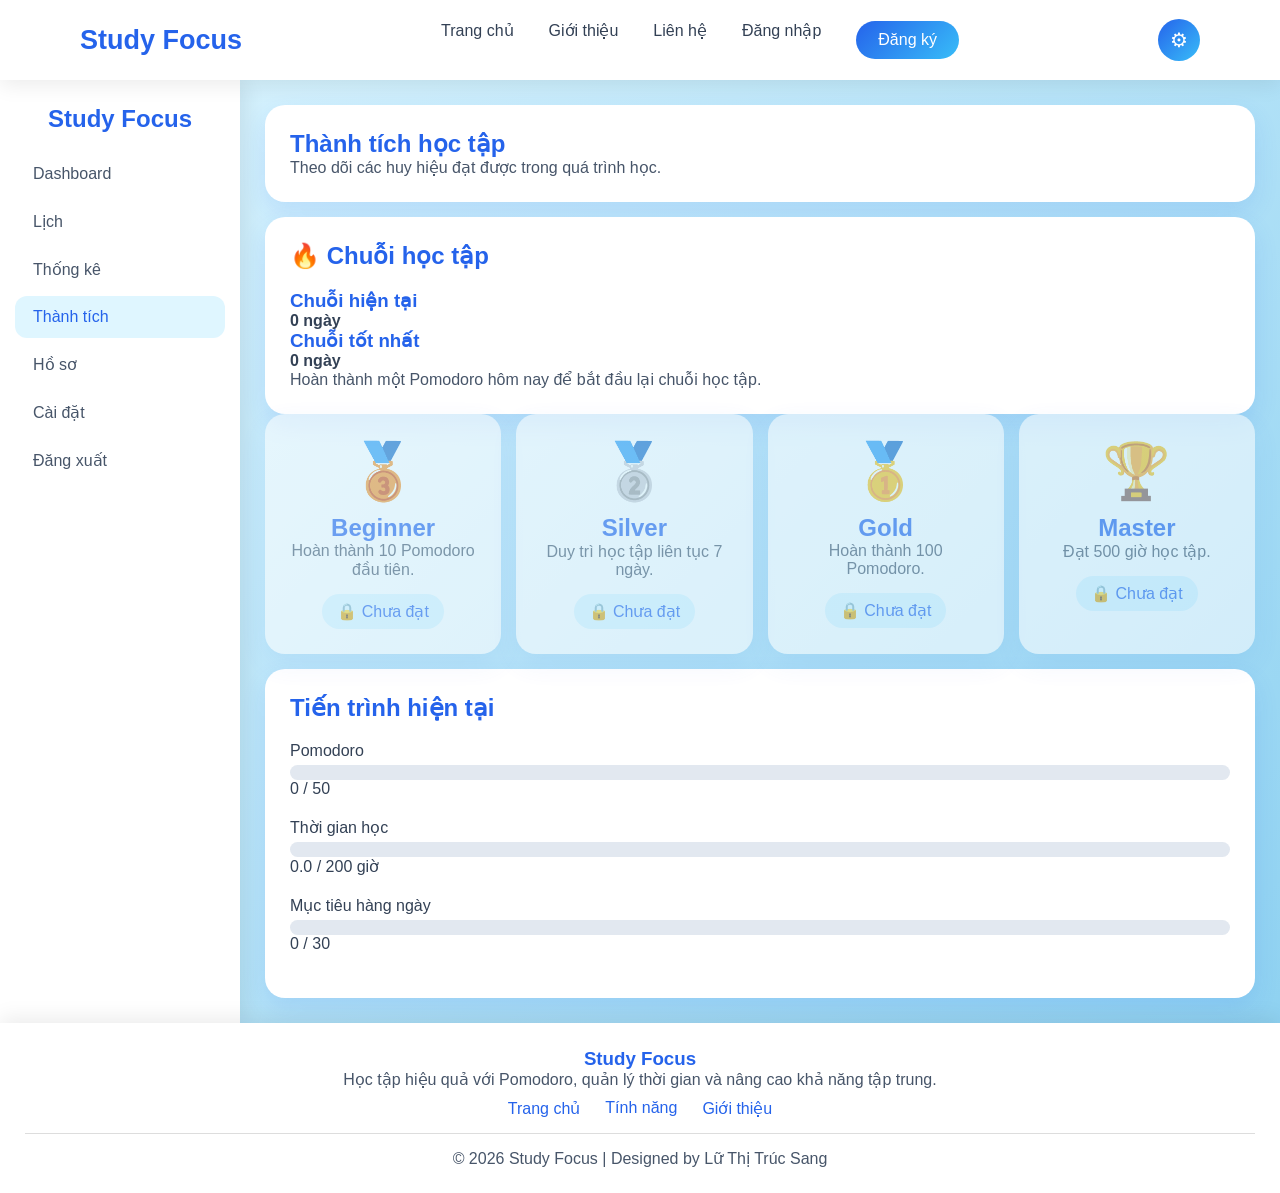
<file: achievement.html>
<!DOCTYPE html>
<html lang="vi">

<head>

    <meta charset="UTF-8">
    <meta name="viewport" content="width=device-width, initial-scale=1.0">

    <title>Achievement - Study Focus</title>

    <link rel="stylesheet" href="css/achievement.css">

</head>


<body>


    <header class="header">


        <div class="logo">
            Study Focus
        </div>



        <nav class="menu">


            <a href="index.html" data-vn="Trang chủ" data-en="Home">

                Trang chủ

            </a>



            <a href="about.html" data-vn="Giới thiệu" data-en="About">

                Giới thiệu

            </a>



            <a href="contact.html" data-vn="Liên hệ" data-en="Contact">

                Liên hệ

            </a>



            <a href="login.html" data-vn="Đăng nhập" data-en="Login">

                Đăng nhập

            </a>



            <a class="btn" href="register.html" data-vn="Đăng ký" data-en="Register">

                Đăng ký

            </a>



        </nav>





        <div class="setting-menu">


            <button class="setting-btn">
                ⚙
            </button>





            <div class="setting-dropdown">


                <div class="dropdown-title" data-vn="Giao diện" data-en="Theme">

                    Giao diện

                </div>



                <button onclick="changeTheme('light')">

                    <span data-vn="Sáng" data-en="Light">

                        Sáng

                    </span>

                </button>




                <button onclick="changeTheme('dark')">

                    <span data-vn="Tối" data-en="Dark">

                        Tối

                    </span>

                </button>





                <hr>





                <div class="dropdown-title" data-vn="Ngôn ngữ" data-en="Language">

                    Ngôn ngữ

                </div>





                <button onclick="changeLanguage('vi')">

                    🇻🇳

                    <span data-vn="Tiếng Việt" data-en="Vietnamese">

                        Tiếng Việt

                    </span>

                </button>





                <button onclick="changeLanguage('en')">

                    🇺🇸

                    <span data-vn="Tiếng Anh" data-en="English">

                        Tiếng Anh

                    </span>

                </button>


            </div>


        </div>


    </header>









    <div class="layout">



        <aside class="sidebar">


            <h2>
                Study Focus
            </h2>




            <a href="dashboard.html" data-vn="Dashboard" data-en="Dashboard">

                Dashboard

            </a>




            <a href="calendar.html" data-vn="Lịch" data-en="Calendar">

                Calendar

            </a>




            <a href="statistics.html" data-vn="Thống kê" data-en="Statistics">

                Statistics

            </a>




            <a class="active" href="achievement.html" data-vn="Thành tích" data-en="Achievement">

                Achievement

            </a>




            <a href="profile.html" data-vn="Hồ sơ" data-en="Profile">

                Profile

            </a>




            <a href="settings.html" data-vn="Cài đặt" data-en="Settings">

                Settings

            </a>




            <a href="login.html" data-vn="Đăng xuất" data-en="Logout">

                Logout

            </a>



        </aside>









        <main class="main">


            <!-- ================= HERO ================= -->

            <section class="hero">


                <h1 data-vn="Thành tích học tập" data-en="Learning Achievements">

                    Thành tích học tập

                </h1>



                <p data-vn="Theo dõi các huy hiệu đạt được trong quá trình học."
                    data-en="Track badges earned during your learning journey.">

                    Theo dõi các huy hiệu đạt được trong quá trình học.

                </p>


            </section>



            <!-- ================= LEARNING STREAK ================= -->

            <section class="card">


                <h2 data-vn="🔥 Chuỗi học tập" data-en="🔥 Learning Streak">

                    🔥 Chuỗi học tập

                </h2>



                <div class="streak-info">


                    <div class="streak-item">


                        <h3 data-vn="Chuỗi hiện tại" data-en="Current Streak">

                            Chuỗi hiện tại

                        </h3>


                        <strong id="currentStreak">

                            0 ngày

                        </strong>


                    </div>



                    <div class="streak-item">


                        <h3 data-vn="Chuỗi tốt nhất" data-en="Best Streak">

                            Chuỗi tốt nhất

                        </h3>


                        <strong id="bestStreak">

                            0 ngày

                        </strong>


                    </div>


                </div>



                <p id="streakMessage" data-vn="Hoàn thành Pomodoro hôm nay để bắt đầu chuỗi học tập."
                    data-en="Complete a Pomodoro today to start your learning streak.">

                    Hoàn thành Pomodoro hôm nay để bắt đầu chuỗi học tập.

                </p>


            </section>



            <!-- ================= BADGES ================= -->

            <section class="achievement-list">


                <div class="badge">


                    <div class="icon">
                        🥉
                    </div>



                    <h2>
                        Beginner
                    </h2>



                    <p data-vn="Hoàn thành 10 Pomodoro đầu tiên." data-en="Complete your first 10 Pomodoros.">

                        Hoàn thành 10 Pomodoro đầu tiên.

                    </p>



                    <span data-vn="Đã đạt" data-en="Unlocked">

                        Đã đạt

                    </span>


                </div>




                <div class="badge">


                    <div class="icon">
                        🥈
                    </div>



                    <h2>
                        Silver
                    </h2>



                    <p data-vn="Duy trì học tập liên tục 7 ngày." data-en="Maintain continuous learning for 7 days.">

                        Duy trì học tập liên tục 7 ngày.

                    </p>



                    <span data-vn="Đã đạt" data-en="Unlocked">

                        Đã đạt

                    </span>


                </div>




                <div class="badge locked">


                    <div class="icon">
                        🥇
                    </div>



                    <h2>
                        Gold
                    </h2>



                    <p data-vn="Hoàn thành 100 Pomodoro." data-en="Complete 100 Pomodoros.">

                        Hoàn thành 100 Pomodoro.

                    </p>



                    <span data-vn="Chưa mở khóa" data-en="Locked">

                        Chưa mở khóa

                    </span>


                </div>




                <div class="badge locked">


                    <div class="icon">
                        🏆
                    </div>



                    <h2>
                        Master
                    </h2>



                    <p data-vn="Đạt 500 giờ học tập." data-en="Reach 500 study hours.">

                        Đạt 500 giờ học tập.

                    </p>



                    <span data-vn="Chưa mở khóa" data-en="Locked">

                        Chưa mở khóa

                    </span>


                </div>


            </section>



            <!-- ================= CURRENT PROGRESS ================= -->

            <section class="card">


                <h2 data-vn="Tiến trình hiện tại" data-en="Current Progress">

                    Tiến trình hiện tại

                </h2>



                <div class="progress">


                    <div class="bar">


                        <span data-vn="Pomodoro" data-en="Pomodoro">

                            Pomodoro

                        </span>



                        <div>

                            <i></i>

                        </div>



                        <span class="progress-value">

                            0 / 50

                        </span>


                    </div>




                    <div class="bar">


                        <span data-vn="Thời gian học" data-en="Study Time">

                            Study Time

                        </span>



                        <div>

                            <i></i>

                        </div>



                        <span class="progress-value">

                            0 / 200 giờ

                        </span>


                    </div>




                    <div class="bar">


                        <span data-vn="Mục tiêu hàng ngày" data-en="Daily Goals">

                            Daily Goals

                        </span>



                        <div>

                            <i></i>

                        </div>



                        <span class="progress-value">

                            0 / 30

                        </span>


                    </div>


                </div>


            </section>


        </main>


    </div>









    <footer>



        <h3>
            Study Focus
        </h3>





        <p data-vn="Học tập hiệu quả với Pomodoro, quản lý thời gian và nâng cao khả năng tập trung."
            data-en="Study effectively with Pomodoro, manage time and improve concentration.">

            Học tập hiệu quả với Pomodoro, quản lý thời gian và nâng cao khả năng tập trung.

        </p>







        <div class="footer-links">



            <a href="index.html" data-vn="Trang chủ" data-en="Home">

                Trang chủ

            </a>




            <a href="#" data-vn="Tính năng" data-en="Features">

                Tính năng

            </a>




            <a href="about.html" data-vn="Giới thiệu" data-en="About">

                Giới thiệu

            </a>




        </div>






        <hr>





        <p>

            © 2026 Study Focus | Designed by Lữ Thị Trúc Sang

        </p>





    </footer>







    <script src="js/main.js"></script>

    <script src="js/storage.js"></script>

    <script src="js/achievement.js"></script>

</body>


</html>
</file>
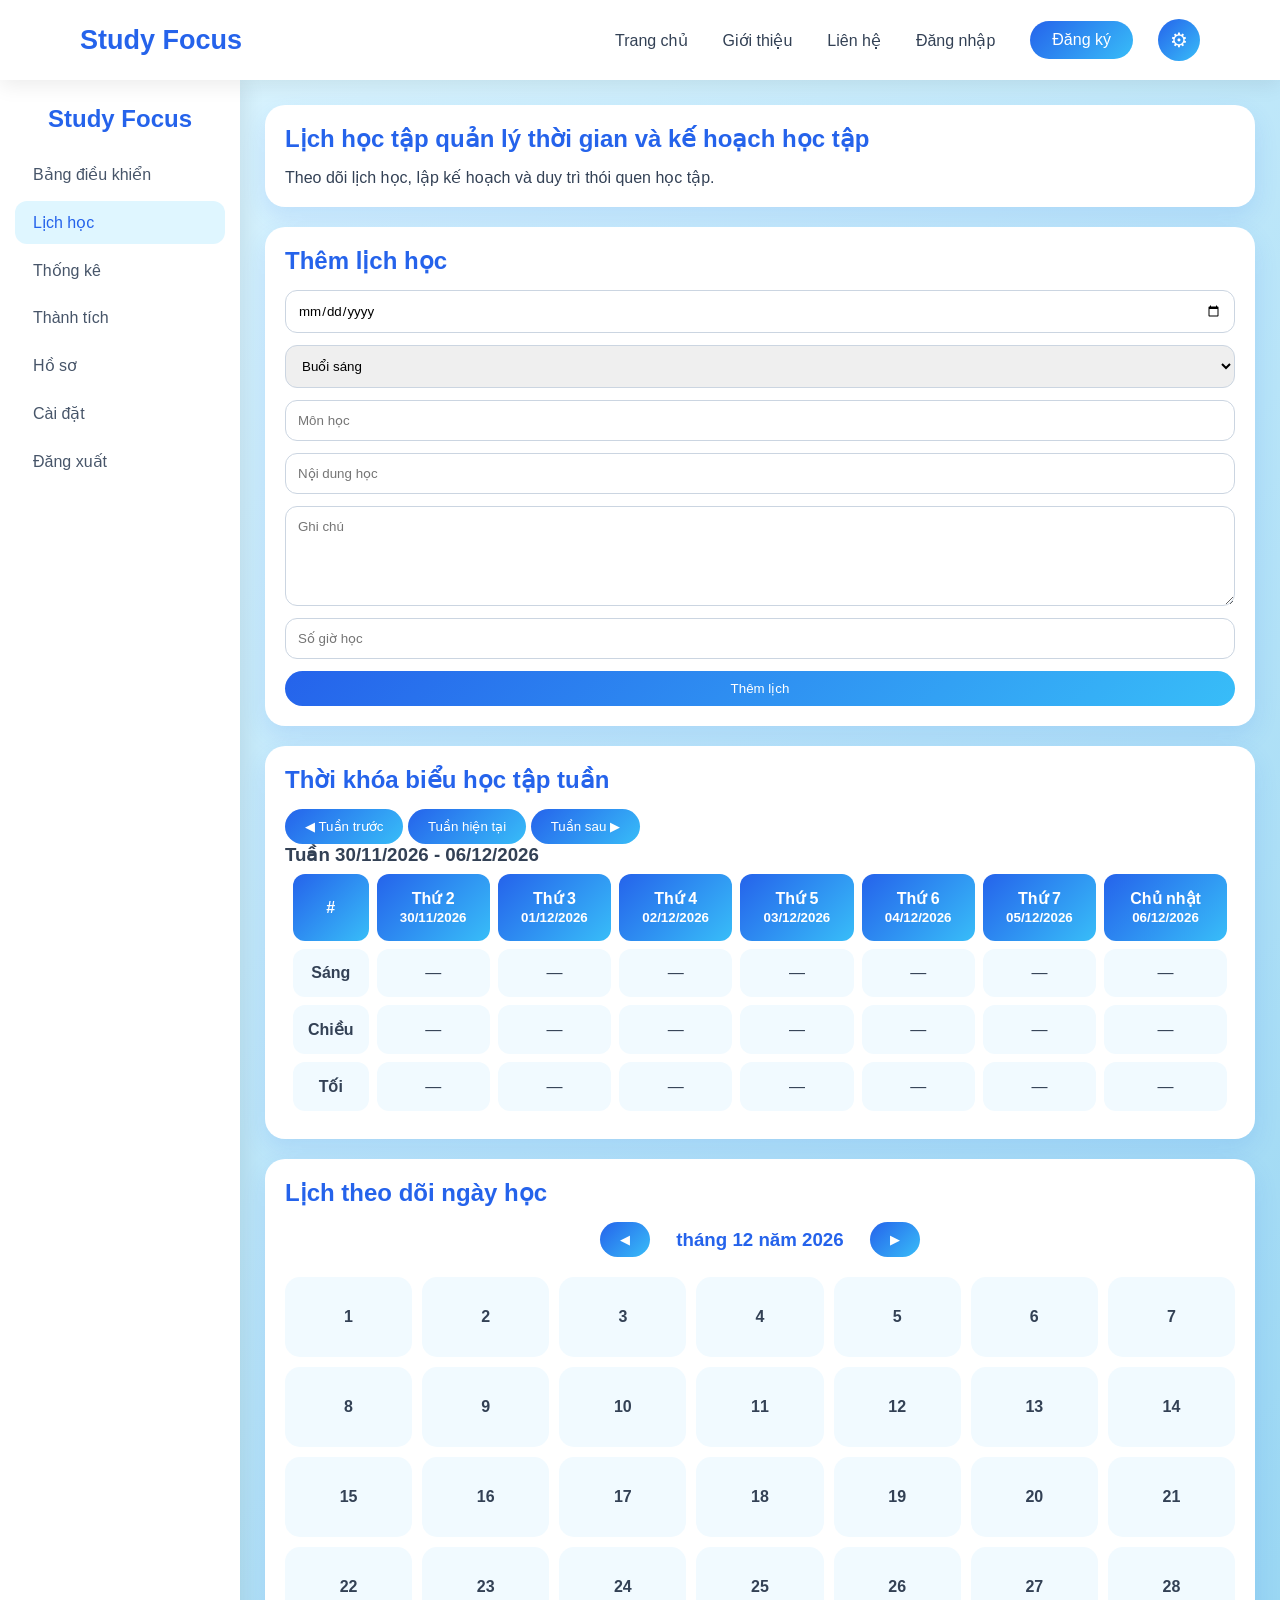
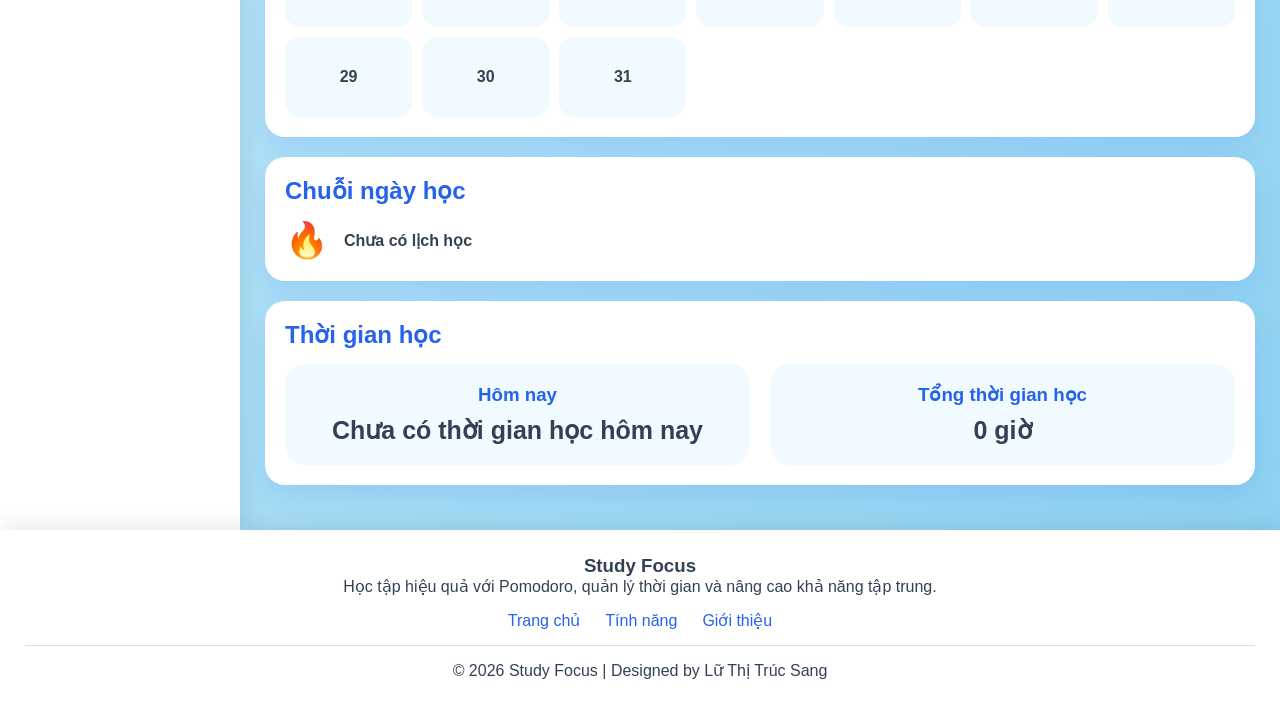
<file: calendar.html>
<!DOCTYPE html>

<html lang="vi">

<head>

    <meta charset="UTF-8">

    <meta name="viewport" content="width=device-width, initial-scale=1.0">

    <title>
        Calendar - Study Focus
    </title>

    <link rel="stylesheet" href="css/calendar.css">

</head>

<body>

    <!-- ================= HEADER ================= -->

    <header class="header">

        <div class="logo">
            Study Focus
        </div>


        <nav class="menu">

            <a href="index.html" data-vn="Trang chủ" data-en="Home">

                Trang chủ

            </a>


            <a href="about.html" data-vn="Giới thiệu" data-en="About">

                Giới thiệu

            </a>


            <a href="contact.html" data-vn="Liên hệ" data-en="Contact">

                Liên hệ

            </a>


            <a href="login.html" data-vn="Đăng nhập" data-en="Login">

                Đăng nhập

            </a>


            <a class="btn" href="register.html" data-vn="Đăng ký" data-en="Register">

                Đăng ký

            </a>

        </nav>


        <!-- ================= SETTING ================= -->

        <div class="setting-menu">

            <button type="button" class="setting-btn" aria-label="Settings" aria-expanded="false">

                ⚙

            </button>


            <div class="setting-dropdown">

                <div class="dropdown-title" data-vn="Giao diện" data-en="Theme">

                    Giao diện

                </div>


                <button type="button" onclick="changeTheme('light')">

                    <span data-vn="Sáng" data-en="Light">

                        Sáng

                    </span>

                </button>


                <button type="button" onclick="changeTheme('dark')">

                    <span data-vn="Tối" data-en="Dark">

                        Tối

                    </span>

                </button>


                <hr>


                <div class="dropdown-title" data-vn="Ngôn ngữ" data-en="Language">

                    Ngôn ngữ

                </div>


                <button type="button" onclick="changeLanguage('vi')">

                    🇻🇳

                    <span data-vn="Tiếng Việt" data-en="Vietnamese">

                        Tiếng Việt

                    </span>

                </button>


                <button type="button" onclick="changeLanguage('en')">

                    🇺🇸

                    <span data-vn="Tiếng Anh" data-en="English">

                        Tiếng Anh

                    </span>

                </button>

            </div>

        </div>

    </header>



    <!-- ================= LAYOUT ================= -->

    <div class="layout">


        <!-- ================= SIDEBAR ================= -->

        <aside class="sidebar">

            <h2>
                Study Focus
            </h2>


            <a href="dashboard.html" data-vn="Bảng điều khiển" data-en="Dashboard">

                Dashboard

            </a>


            <a class="active" href="calendar.html" data-vn="Lịch học" data-en="Calendar">

                Calendar

            </a>


            <a href="statistics.html" data-vn="Thống kê" data-en="Statistics">

                Statistics

            </a>


            <a href="achievement.html" data-vn="Thành tích" data-en="Achievement">

                Achievement

            </a>


            <a href="profile.html" data-vn="Hồ sơ" data-en="Profile">

                Profile

            </a>


            <a href="settings.html" data-vn="Cài đặt" data-en="Settings">

                Settings

            </a>


            <a href="login.html" data-vn="Đăng xuất" data-en="Logout">

                Logout

            </a>

        </aside>



        <!-- ================= MAIN ================= -->

        <main class="main">


            <!-- ================= HERO ================= -->

            <section class="hero">

                <h1 data-vn="Lịch học tập quản lý thời gian và kế hoạch học tập"
                    data-en="Study schedule, time management and learning plan">

                    Lịch học tập quản lý thời gian và kế hoạch học tập

                </h1>


                <p data-vn="Theo dõi lịch học, lập kế hoạch và duy trì thói quen học tập."
                    data-en="Track your schedule, create plans and maintain your learning habits.">

                    Theo dõi lịch học, lập kế hoạch và duy trì thói quen học tập.

                </p>

            </section>



            <!-- ================= ADD SCHEDULE ================= -->

            <section class="card">

                <h2 data-vn="Thêm lịch học" data-en="Add Study Schedule">

                    Thêm lịch học

                </h2>


                <div class="schedule-form">

                    <input type="date" id="studyDate">


                    <select id="studySession">

                        <option value="Sáng" data-vn="Buổi sáng" data-en="Morning">

                            Buổi sáng

                        </option>


                        <option value="Chiều" data-vn="Buổi chiều" data-en="Afternoon">

                            Buổi chiều

                        </option>


                        <option value="Tối" data-vn="Buổi tối" data-en="Evening">

                            Buổi tối

                        </option>

                    </select>


                    <input id="subject" data-vn-placeholder="Môn học" data-en-placeholder="Subject"
                        placeholder="Môn học">


                    <input id="content" data-vn-placeholder="Nội dung học" data-en-placeholder="Study Content"
                        placeholder="Nội dung học">


                    <textarea id="note" data-vn-placeholder="Ghi chú" data-en-placeholder="Note"
                        placeholder="Ghi chú"></textarea>


                    <input id="studyTime" type="number" min="0" step="0.5" data-vn-placeholder="Số giờ học"
                        data-en-placeholder="Study Time" placeholder="Số giờ học">


                    <button id="scheduleSubmitButton" onclick="addSchedule()" data-vn="Thêm lịch"
                        data-en="Add Schedule">

                        Thêm lịch

                    </button>

                </div>

            </section>



            <!-- ================= WEEKLY STUDY SCHEDULE ================= -->

            <section class="card">

                <h2 data-vn="Thời khóa biểu học tập tuần" data-en="Weekly Study Schedule">

                    Thời khóa biểu học tập tuần

                </h2>


                <div id="weeklyStudyTable" class="schedule-table">

                </div>

            </section>



            <!-- ================= MONTH CALENDAR ================= -->

            <section class="card">

                <h2 data-vn="Lịch theo dõi ngày học" data-en="Monthly Study History">

                    Lịch theo dõi ngày học

                </h2>


                <div class="month-control">

                    <button onclick="changeMonth(-1)">
                        ◀
                    </button>


                    <h3 id="monthTitle">
                    </h3>


                    <button onclick="changeMonth(1)">
                        ▶
                    </button>

                </div>


                <div id="monthCalendar" class="month-calendar">

                </div>

            </section>



            <!-- ================= STUDY STREAK ================= -->

            <section class="card">

                <h2 data-vn="Chuỗi ngày học" data-en="Study Streak">

                    Chuỗi ngày học

                </h2>


                <div class="streak">

                    <p id="streakFire">
                    </p>


                    <p id="streakText">
                    </p>

                </div>

            </section>



            <!-- ================= STUDY TIME ================= -->

            <section class="card">

                <h2 data-vn="Thời gian học" data-en="Study Time">

                    Thời gian học

                </h2>


                <div class="time-box">


                    <div>

                        <h3 data-vn="Hôm nay" data-en="Today">

                            Hôm nay

                        </h3>


                        <p id="todayStudy">
                        </p>

                    </div>



                    <div>

                        <h3 data-vn="Tổng thời gian học" data-en="Total Study Time">

                            Tổng thời gian học

                        </h3>


                        <p id="totalStudy">
                        </p>

                    </div>


                </div>

            </section>


        </main>

    </div>



    <!-- ================= EDIT MODAL ================= -->

    <div id="editModal" class="modal">

        <div class="modal-content">

            <h2 data-vn="Sửa lịch học" data-en="Edit Schedule">

                Sửa lịch học

            </h2>


            <input id="editDate" type="date">


            <select id="editSession">

                <option value="Sáng" data-vn="Buổi sáng" data-en="Morning">

                    Buổi sáng

                </option>


                <option value="Chiều" data-vn="Buổi chiều" data-en="Afternoon">

                    Buổi chiều

                </option>


                <option value="Tối" data-vn="Buổi tối" data-en="Evening">

                    Buổi tối

                </option>

            </select>


            <input id="editSubject" data-vn-placeholder="Môn học" data-en-placeholder="Subject" placeholder="Môn học">


            <input id="editContent" data-vn-placeholder="Nội dung học" data-en-placeholder="Study Content"
                placeholder="Nội dung học">


            <textarea id="editNote" data-vn-placeholder="Ghi chú" data-en-placeholder="Note"
                placeholder="Ghi chú"></textarea>


            <input id="editTime" type="number" min="0" step="0.5" data-vn-placeholder="Số giờ học"
                data-en-placeholder="Study Time" placeholder="Số giờ học">


            <button onclick="saveEdit()" data-vn="Lưu" data-en="Save">

                Lưu

            </button>


            <button onclick="closeEdit()" data-vn="Đóng" data-en="Close">

                Đóng

            </button>

        </div>

    </div>



    <!-- ================= FOOTER ================= -->

    <footer>

        <h3>
            Study Focus
        </h3>


        <p data-vn="Học tập hiệu quả với Pomodoro, quản lý thời gian và nâng cao khả năng tập trung."
            data-en="Study effectively with Pomodoro, manage time and improve concentration.">

            Học tập hiệu quả với Pomodoro, quản lý thời gian và nâng cao khả năng tập trung.

        </p>


        <div class="footer-links">

            <a href="index.html" data-vn="Trang chủ" data-en="Home">

                Trang chủ

            </a>


            <a href="#" data-vn="Tính năng" data-en="Features">

                Tính năng

            </a>


            <a href="about.html" data-vn="Giới thiệu" data-en="About">

                Giới thiệu

            </a>

        </div>


        <hr>


        <p>
            © 2026 Study Focus | Designed by Lữ Thị Trúc Sang
        </p>

    </footer>



    <script src="js/main.js"></script>

    <script src="js/calendar.js"></script>

    <script src="js/settings-menu.js"></script>



</body>

</html>
</file>
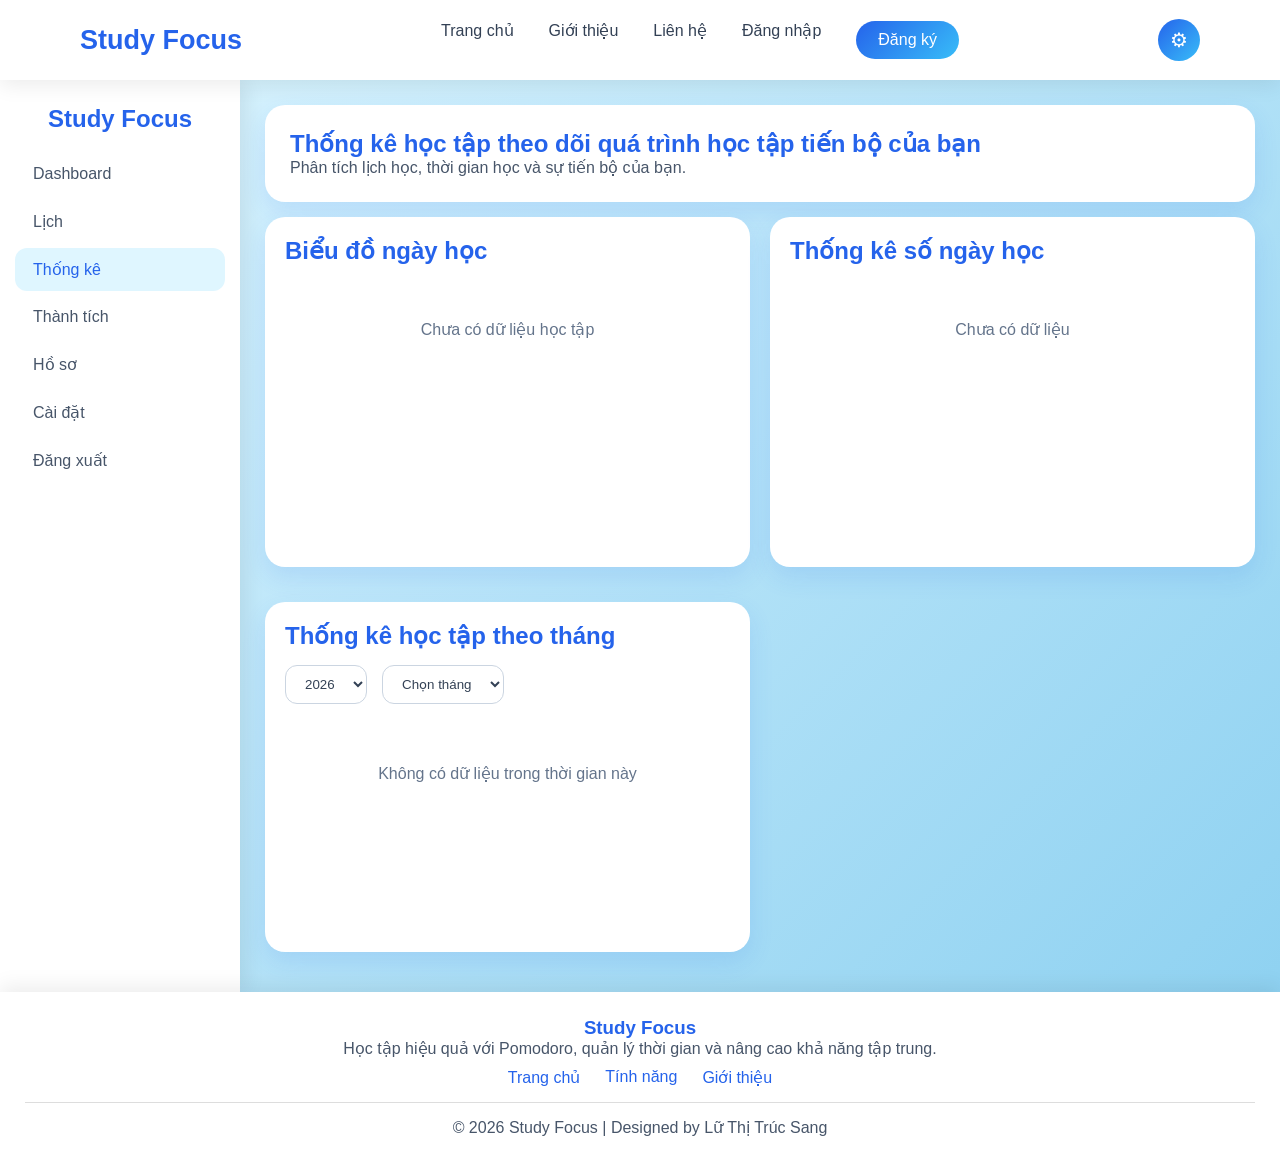
<file: statistics.html>
<!-- statistics.html -->
<!DOCTYPE html>
<html lang="vi">

<head>

    <meta charset="UTF-8">
    <meta name="viewport" content="width=device-width, initial-scale=1.0">

    <title data-vn="Thống kê - Study Focus" data-en="Statistics - Study Focus">
        Thống kê - Study Focus
    </title>

    <link rel="stylesheet" href="css/statistics.css">

</head>


<body>


    <header class="header">


        <div class="logo">
            Study Focus
        </div>


        <nav class="menu">

            <a href="index.html" data-vn="Trang chủ" data-en="Home">
                Trang chủ
            </a>


            <a href="about.html" data-vn="Giới thiệu" data-en="About">
                Giới thiệu
            </a>


            <a href="contact.html" data-vn="Liên hệ" data-en="Contact">
                Liên hệ
            </a>


            <a href="login.html" data-vn="Đăng nhập" data-en="Login">
                Đăng nhập
            </a>


            <a class="btn" href="register.html" data-vn="Đăng ký" data-en="Register">
                Đăng ký
            </a>


        </nav>



        <div class="setting-menu">


            <button class="setting-btn">
                ⚙
            </button>



            <div class="setting-dropdown">


                <div class="dropdown-title" data-vn="Giao diện" data-en="Theme">
                    Giao diện
                </div>



                <button onclick="changeTheme('light')">

                    <span data-vn="Sáng" data-en="Light">
                        Sáng
                    </span>

                </button>



                <button onclick="changeTheme('dark')">

                    <span data-vn="Tối" data-en="Dark">
                        Tối
                    </span>

                </button>



                <hr>



                <div class="dropdown-title" data-vn="Ngôn ngữ" data-en="Language">
                    Ngôn ngữ
                </div>



                <button onclick="changeLanguage('vi')">

                    🇻🇳

                    <span data-vn="Tiếng Việt" data-en="Vietnamese">
                        Tiếng Việt
                    </span>

                </button>



                <button onclick="changeLanguage('en')">

                    🇺🇸

                    <span data-vn="Tiếng Anh" data-en="English">
                        Tiếng Anh
                    </span>

                </button>



            </div>


        </div>


    </header>





    <div class="layout">



        <aside class="sidebar">


            <h2>
                Study Focus
            </h2>



            <a href="dashboard.html" data-vn="Dashboard" data-en="Dashboard">
                Dashboard
            </a>



            <a href="calendar.html" data-vn="Lịch" data-en="Calendar">
                Lịch
            </a>



            <a class="active" href="statistics.html" data-vn="Thống kê" data-en="Statistics">
                Thống kê
            </a>



            <a href="achievement.html" data-vn="Thành tích" data-en="Achievement">
                Thành tích
            </a>



            <a href="profile.html" data-vn="Hồ sơ" data-en="Profile">
                Hồ sơ
            </a>



            <a href="settings.html" data-vn="Cài đặt" data-en="Settings">
                Cài đặt
            </a>



            <a href="login.html" data-vn="Đăng xuất" data-en="Logout">
                Đăng xuất
            </a>



        </aside>





        <main class="main">


            <section class="hero">


                <h1 data-vn="Thống kê học tập theo dõi quá trình học tập tiến bộ của bạn"
                    data-en="Learning statistics track your learning progress">

                    Thống kê học tập theo dõi quá trình học tập tiến bộ của bạn

                </h1>



                <p data-vn="Phân tích lịch học, thời gian học và sự tiến bộ của bạn."
                    data-en="Analyze your schedule, study time and your progress.">

                    Phân tích lịch học, thời gian học và sự tiến bộ của bạn.

                </p>


            </section>





            <section class="statistics-grid">


                <section class="card chart-card">


                    <h2 data-vn="Biểu đồ ngày học" data-en="Daily Study Chart">

                        Biểu đồ ngày học

                    </h2>


                    <div id="dailyEmpty" class="empty-message" data-vn="Chưa có dữ liệu học tập"
                        data-en="No study data available">

                        Chưa có dữ liệu học tập

                    </div>


                    <div id="dailyChart" class="vertical-chart"></div>


                </section>

                <section class="card chart-card">


                    <h2 data-vn="Thống kê số ngày học" data-en="Study Days Statistics">

                        Thống kê số ngày học

                    </h2>



                    <div id="dayEmpty" class="empty-message" data-vn="Chưa có dữ liệu" data-en="No data available">

                        Chưa có dữ liệu

                    </div>



                    <div id="dayChart" class="horizontal-chart"></div>



                </section>





                <section class="card chart-card monthly-card">


                    <h2 data-vn="Thống kê học tập theo tháng" data-en="Monthly Learning Statistics">

                        Thống kê học tập theo tháng

                    </h2>



                    <div class="filter-box">



                        <select id="yearSelect" data-vn="Chọn năm" data-en="Select Year">

                        </select>



                        <select id="monthSelect">

                            <option value="" data-vn="Chọn tháng" data-en="Select Month">

                                Chọn tháng

                            </option>



                            <option value="1" data-vn="Tháng 1" data-en="January">
                                Tháng 1
                            </option>



                            <option value="2" data-vn="Tháng 2" data-en="February">
                                Tháng 2
                            </option>



                            <option value="3" data-vn="Tháng 3" data-en="March">
                                Tháng 3
                            </option>



                            <option value="4" data-vn="Tháng 4" data-en="April">
                                Tháng 4
                            </option>



                            <option value="5" data-vn="Tháng 5" data-en="May">
                                Tháng 5
                            </option>



                            <option value="6" data-vn="Tháng 6" data-en="June">
                                Tháng 6
                            </option>



                            <option value="7" data-vn="Tháng 7" data-en="July">
                                Tháng 7
                            </option>



                            <option value="8" data-vn="Tháng 8" data-en="August">
                                Tháng 8
                            </option>



                            <option value="9" data-vn="Tháng 9" data-en="September">
                                Tháng 9
                            </option>



                            <option value="10" data-vn="Tháng 10" data-en="October">
                                Tháng 10
                            </option>



                            <option value="11" data-vn="Tháng 11" data-en="November">
                                Tháng 11
                            </option>



                            <option value="12" data-vn="Tháng 12" data-en="December">
                                Tháng 12
                            </option>


                        </select>



                    </div>





                    <div id="monthEmpty" class="empty-message" data-vn="Không có dữ liệu trong thời gian này"
                        data-en="No data available for this period">

                        Không có dữ liệu trong thời gian này

                    </div>




                    <div id="monthChart" class="monthly-chart"></div>



                </section>


            </section>



        </main>


    </div>





    <footer>


        <h3>
            Study Focus
        </h3>



        <p data-vn="Học tập hiệu quả với Pomodoro, quản lý thời gian và nâng cao khả năng tập trung."
            data-en="Study effectively with Pomodoro, time management and improve concentration.">

            Học tập hiệu quả với Pomodoro, quản lý thời gian và nâng cao khả năng tập trung.

        </p>




        <div class="footer-links">


            <a href="index.html" data-vn="Trang chủ" data-en="Home">
                Trang chủ
            </a>



            <a href="#" data-vn="Tính năng" data-en="Features">
                Tính năng
            </a>



            <a href="about.html" data-vn="Giới thiệu" data-en="About">
                Giới thiệu
            </a>


        </div>




        <hr>




        <p>
            © 2026 Study Focus | Designed by Lữ Thị Trúc Sang
        </p>



    </footer>





    <script src="js/main.js"></script>

    <script src="js/storage.js"></script>

    <script src="js/statistics.js"></script>


</body>

</html>
</file>
<file: css/achievement.css>
* {

    margin: 0;
    padding: 0;
    box-sizing: border-box;

    font-family: "Segoe UI", sans-serif;

}



body {

    background:
        linear-gradient(135deg,
            #dff6ff,
            #89cff0);

    min-height: 100vh;

    display: flex;

    flex-direction: column;

    color: #334155;

}




.header {
    position: relative;

    height: 80px;

    background: white;

    display: flex;

    align-items: center;

    justify-content: space-between;

    padding: 0 80px;

    box-shadow:
        0 5px 20px rgba(0, 0, 0, .08);

}



.logo {

    font-size: 27px;

    font-weight: 700;

    color: #2563eb;

}



.menu {

    display: flex;

    gap: 35px;

}



.menu a {

    text-decoration: none;

    color: #334155;

}



.menu .btn {

    background:
        linear-gradient(135deg,
            #2563eb,
            #38bdf8);

    color: white;

    padding: 10px 22px;

    border-radius: 20px;

}





.layout {

    display: flex;

    flex: 1;

}





.sidebar {

    width: 240px;

    background: white;

    padding: 25px 15px;

    box-shadow:
        5px 0 20px rgba(0, 0, 0, .08);

}



.sidebar h2 {

    color: #2563eb;

    text-align: center;

    margin-bottom: 20px;

}



.sidebar a {

    display: block;

    padding: 12px 18px;

    margin-bottom: 5px;

    border-radius: 12px;

    text-decoration: none;

    color: #475569;

}



.sidebar a:hover,
.sidebar .active {

    background: #dff6ff;

    color: #2563eb;

}





.main {

    flex: 1;

    padding: 25px;

}




.hero,
.card,
.badge {

    background: white;

    border-radius: 20px;

    box-shadow:
        0 10px 25px rgba(37, 99, 235, .12);

}



.hero {

    padding: 25px;

    margin-bottom: 15px;

}



.hero h1 {

    color: #2563eb;

}





.achievement-list {

    display: grid;

    grid-template-columns: repeat(4, 1fr);

    gap: 15px;

}



.badge {

    padding: 25px;

    text-align: center;

}



.icon {

    font-size: 55px;

    margin-bottom: 10px;

}



.badge h2 {

    color: #2563eb;

}



.badge span {

    display: inline-block;

    margin-top: 15px;

    padding: 8px 15px;

    border-radius: 20px;

    background: #dff6ff;

    color: #2563eb;

}



.locked {

    opacity: .55;

}





.card {

    padding: 25px;

    margin-top: 15px;

}



.card h2 {

    color: #2563eb;

    margin-bottom: 20px;

}




.bar {

    margin-bottom: 20px;

}



.bar span {

    display: block;

    margin-bottom: 5px;

}



.bar div {

    height: 15px;

    background: #e2e8f0;

    border-radius: 20px;

}



.bar i {

    display: block;

    height: 100%;

    background:

        linear-gradient(90deg,
            #2563eb,
            #38bdf8);

    border-radius: 20px;

}





footer {

    background: white;

    padding: 25px;

    text-align: center;

    margin-top: auto;

    box-shadow:
        0 -5px 20px rgba(0, 0, 0, .08);

}



.footer-links {

    display: flex;

    justify-content: center;

    gap: 25px;

    margin: 10px;

}



.footer-links a {

    text-decoration: none;

    color: #2563eb;

}



hr {

    margin: 15px 0;

    border: none;

    border-top: 1px solid #ddd;

}





@media(max-width:900px) {


    .header {

        padding: 0 25px;

    }


    .menu {

        gap: 10px;

    }



    .layout {

        flex-direction: column;

    }



    .sidebar {

        width: 100%;

        display: flex;

        overflow: auto;

    }



    .sidebar h2 {

        display: none;

    }



    .sidebar a {

        white-space: nowrap;

    }



    .achievement-list {

        grid-template-columns: 1fr 1fr;

    }



}


@media(max-width:600px) {


    .achievement-list {

        grid-template-columns: 1fr;

    }


}



/* ================= SETTING MENU ================= */


.setting-menu {

    position: relative;

    display: flex;

    align-items: center;

    justify-content: center;

}



.setting-btn {

    width: 42px;

    height: 42px;

    border: none;

    border-radius: 50%;

    display: flex;

    align-items: center;

    justify-content: center;

    padding: 0;

    line-height: 1;

    font-size: 20px;

    background:
        linear-gradient(135deg,
            #2563eb,
            #38bdf8);

    color: white;

    cursor: pointer;

}





.setting-dropdown {

    position: absolute;

    right: 0;

    top: 50px;

    width: 210px;

    background: white;

    padding: 12px;

    border-radius: 15px;

    box-shadow:
        0 10px 30px rgba(0, 0, 0, .15);

    display: none;

    z-index: 9999;

}



.setting-dropdown.show {

    display: block;

}





.setting-dropdown button {

    width: 100%;

    padding: 10px;

    border: none;

    background: none;

    text-align: left;

    border-radius: 10px;

    cursor: pointer;

}



.setting-dropdown button:hover {

    background: #dbeafe;

}





.dropdown-title {

    font-weight: bold;

    color: #2563eb;

    padding: 8px;

    font-size: 14px;

}





.setting-dropdown hr {

    border: none;

    border-top: 1px solid #ddd;

    margin: 8px 0;

}







/* DARK MENU */


body.dark .setting-dropdown {

    background: #0f172a;

    color: white;

}



body.dark .setting-dropdown button {

    color: white;

}



body.dark .setting-dropdown button:hover {

    background: #1e40af;

}


/* =====================================
   GLOBAL DARK MODE
===================================== */


body.dark {

    background:
        linear-gradient(135deg,
            #020617,
            #0f172a);

    color: #e2e8f0;

}




/* HEADER */

body.dark .header {

    background: #0f172a;

    box-shadow:
        0 5px 20px rgba(0, 0, 0, .4);

}



body.dark .logo {

    color: #38bdf8;

}



body.dark .menu a {

    color: #e2e8f0;

}





/* SIDEBAR */


body.dark .sidebar {

    background: #0f172a;

    box-shadow:
        5px 0 20px rgba(0, 0, 0, .4);

}



body.dark .sidebar h2 {

    color: #38bdf8;

}



body.dark .sidebar a {

    color: #cbd5e1;

}



body.dark .sidebar a:hover,
body.dark .sidebar .active {


    background: #1e3a8a;

    color: #ffffff;

}





/* CARD */


body.dark .hero,
body.dark .card,
body.dark .title,
body.dark .stat-card,
body.dark .badge,
body.dark .profile-card {


    background: #0f172a;

    color: #e2e8f0;

    box-shadow:
        0 10px 25px rgba(0, 0, 0, .4);

}




body.dark h1,
body.dark h2,
body.dark h3 {


    color: #38bdf8;

}






/* INPUT */


body.dark input,
body.dark textarea,
body.dark select {


    background: #1e293b;

    color: white;

    border-color: #475569;

}



body.dark label {

    color: #cbd5e1;

}






/* CALENDAR */


body.dark .day {


    background: #1e293b;

    color: white;

}



body.dark .day.head {


    background: #2563eb;

}



body.dark .week div {


    background: #1e293b;

    color: white;

}





/* MONTH */


body.dark .month div {


    background: #1e293b;

    color: #38bdf8;

}







/* PROGRESS */


body.dark .bar div {


    background: #334155;

}






/* FOOTER */


body.dark footer {


    background: #0f172a;

    color: #cbd5e1;

}



body.dark .footer-links a {

    color: #38bdf8;

}





/* SETTING DROPDOWN */


body.dark .setting-dropdown {


    background: #0f172a;

    color: white;

}



body.dark .setting-dropdown button {


    color: white;

}



body.dark .setting-dropdown button:hover {


    background: #1e40af;

}






/* =====================================
   MOBILE IMPROVEMENT
===================================== */


@media(max-width:900px) {


    .header {


        padding: 0 20px;

    }



    .logo {

        font-size: 22px;

    }



    .menu {


        gap: 10px;

    }



    .menu a:not(.btn) {


        display: none;

    }




    .setting-btn {


        width: 38px;

        height: 38px;

    }



    .main {


        padding: 15px;

    }




    .sidebar {


        overflow-x: auto;

    }




    .sidebar a {


        padding: 10px;

    }



}





@media(max-width:600px) {



    .cards,
    .achievement-list,
    .month {


        grid-template-columns: 1fr;

    }




    .profile-card {


        flex-direction: column;

    }




    .stats {


        flex-direction: column;

        gap: 20px;

    }



    .calendar {


        grid-template-columns: repeat(3, 1fr);

    }



}



/* ================= LIGHT THEME ================= */

body.light {

    background:
        linear-gradient(135deg,
            #dff6ff,
            #89cff0);

    color: #334155;

}


body.light .header,
body.light .sidebar,
body.light .card,
body.light .hero,
body.light .profile-card,
body.light .stat-card,
body.light .badge,
body.light footer {

    background: white;

    color: #334155;

}



body.light h1,
body.light h2,
body.light h3 {

    color: #2563eb;

}



body.light p,
body.light label {

    color: #475569;

}



body.light input,
body.light select,
body.light textarea {

    background: white;

    color: #334155;

    border-color: #cbd5e1;

}



/* ================= DARK THEME ================= */


body.dark {


    background:
        linear-gradient(135deg,
            #020617,
            #1e293b);


    color: white;

}



body.dark .header,
body.dark .sidebar,
body.dark .card,
body.dark .hero,
body.dark .profile-card,
body.dark .stat-card,
body.dark .badge,
body.dark footer {


    background: #0f172a;

    color: white;


}



body.dark h1,
body.dark h2,
body.dark h3 {


    color: #38bdf8;


}



body.dark p,
body.dark label {


    color: #cbd5e1;


}



body.dark input,
body.dark select,
body.dark textarea {


    background: #1e293b;

    color: white;

    border-color: #475569;


}


body.dark .sidebar a {


    color: #cbd5e1;

}



body.dark .sidebar a:hover,
body.dark .sidebar .active {


    background: #1e40af;

    color: white;

}
</file>
<file: css/calendar.css>
/* =========================================================
STUDY FOCUS - CALENDAR CSS
========================================================= */

/* =========================================================
RESET
========================================================= */

* {
    margin: 0;
    padding: 0;
    box-sizing: border-box;
    font-family: "Segoe UI", sans-serif;
}

/* =========================================================
BODY
========================================================= */

body {
    min-height: 100vh;


    display: flex;
    flex-direction: column;

    background:
        linear-gradient(135deg,
            #dff6ff,
            #89cff0);

    color: #334155;


}

/* =========================================================
HEADER
========================================================= */

.header {
    position: relative;
    z-index: 1000;


    width: 100%;
    min-height: 80px;

    display: flex;
    align-items: center;

    padding: 0 80px;

    background: white;

    box-shadow:
        0 5px 20px rgba(0, 0, 0, .08);


}

/* =========================================================
LOGO
========================================================= */

.logo {
    flex: 0 0 auto;


    font-size: 27px;
    font-weight: 700;

    color: #2563eb;

    white-space: nowrap;


}

/* =========================================================
HEADER MENU
========================================================= */

.menu {
    display: flex;


    align-items: center;
    justify-content: center;

    gap: 35px;

    margin-left: auto;
    margin-right: 25px;


}

.menu a {
    text-decoration: none;


    color: #334155;

    font-weight: 500;

    white-space: nowrap;

    transition:
        color .2s ease;


}

.menu a:hover {
    color: #2563eb;
}

.menu .btn {
    padding: 10px 22px;


    border-radius: 20px;

    background:
        linear-gradient(135deg,
            #2563eb,
            #38bdf8);

    color: white;


}

.menu .btn:hover {
    color: white;
}

/* =========================================================
SETTING MENU
========================================================= */

.setting-menu {
    position: relative;


    z-index: 99999;

    flex: 0 0 42px;

    width: 42px;
    height: 42px;

    display: flex;
    align-items: center;
    justify-content: center;


}

/* =========================================================
SETTING BUTTON
========================================================= */

.setting-btn {
    width: 42px;
    height: 42px;


    margin: 0;
    padding: 0;

    display: flex;
    align-items: center;
    justify-content: center;

    border: none;
    border-radius: 50%;

    background:
        linear-gradient(135deg,
            #2563eb,
            #38bdf8);

    color: white;

    font-size: 20px;
    font-weight: 400;

    line-height: 1;

    text-align: center;

    cursor: pointer;

    appearance: none;
    -webkit-appearance: none;

    position: relative;

    z-index: 100001;

    transition:
        transform .2s ease,
        box-shadow .2s ease;


}

.setting-btn:hover {
    transform: translateY(-1px);


    box-shadow:
        0 5px 15px rgba(37, 99, 235, .3);


}

.setting-btn:focus {
    outline: none;
}

.setting-btn:active {
    transform: scale(.95);
}

/* =========================================================
SETTING DROPDOWN
========================================================= */

.setting-dropdown {
    position: absolute;


    top: calc(100% + 10px);
    right: 0;

    width: 220px;
    min-width: 220px;

    padding: 15px;

    display: none;

    flex-direction: column;

    gap: 5px;

    background: white;

    border: 1px solid rgba(0, 0, 0, .08);

    border-radius: 15px;

    box-shadow:
        0 10px 30px rgba(0, 0, 0, .25);

    z-index: 100000;

    visibility: hidden;
    opacity: 0;

    transform: translateY(-5px);

    transition:
        opacity .2s ease,
        transform .2s ease,
        visibility .2s ease;


}

/* =========================================================
OPEN DROPDOWN
========================================================= */

.setting-dropdown.show {
    display: flex;


    visibility: visible;

    opacity: 1;

    transform: translateY(0);


}

/* =========================================================
DROPDOWN TITLE
========================================================= */

.dropdown-title,
.setting-dropdown h4 {
    display: block;


    width: 100%;

    margin: 4px 5px 6px;

    padding: 5px 0;

    color: #2563eb;

    font-size: 14px;

    font-weight: 700;

    text-align: left;


}

/* =========================================================
DROPDOWN BUTTON
========================================================= */

.setting-dropdown button {
    width: 100%;


    min-height: 40px;

    margin: 0;
    padding: 10px;

    display: flex;

    align-items: center;

    justify-content: flex-start;

    gap: 8px;

    border: none;

    border-radius: 10px;

    background: white;

    color: #334155;

    font-family: "Segoe UI", sans-serif;

    font-size: 14px;

    font-weight: 400;

    text-align: left;

    cursor: pointer;

    transition:
        background .2s ease,
        color .2s ease,
        transform .2s ease;


}

.setting-dropdown button:hover {
    background: #dbeafe;


    color: #2563eb;

    transform: translateX(2px);


}

.setting-dropdown button:focus {
    outline: none;
}

.setting-dropdown button:active {
    transform: scale(.98);
}

/* =========================================================
DROPDOWN HR
========================================================= */

.setting-dropdown hr {
    width: 100%;


    margin: 8px 0;

    border: none;

    border-top:
        1px solid #ddd;


}

/* =========================================================
LAYOUT
========================================================= */

.layout {
    flex: 1;


    display: flex;

    min-width: 0;


}

/* =========================================================
SIDEBAR
========================================================= */

.sidebar {
    flex: 0 0 240px;


    width: 240px;

    padding: 25px 15px;

    background: white;

    box-shadow:
        5px 0 20px rgba(0, 0, 0, .08);


}

.sidebar h2 {
    margin-bottom: 20px;


    text-align: center;

    color: #2563eb;


}

.sidebar a {
    display: block;


    padding: 12px 18px;

    margin-bottom: 5px;

    border-radius: 12px;

    text-decoration: none;

    color: #475569;

    transition:
        background .2s ease,
        color .2s ease;


}

.sidebar a:hover,
.sidebar .active {
    background: #dff6ff;


    color: #2563eb;


}

/* =========================================================
MAIN
========================================================= */

.main {
    flex: 1;


    min-width: 0;

    padding: 25px;


}

/* =========================================================
HERO + CARD
========================================================= */

.hero,
.card {
    margin-bottom: 20px;


    padding: 20px;

    background: white;

    border-radius: 20px;

    box-shadow:
        0 10px 25px rgba(37, 99, 235, .12);


}

.hero h1,
.card h2 {
    margin-bottom: 15px;


    color: #2563eb;


}

.card {
    transition:
        box-shadow .3s ease;
}

.card:hover {
    box-shadow:
        0 15px 35px rgba(37, 99, 235, .2);
}

/* =========================================================
FORM
========================================================= */

.schedule-form {
    display: flex;


    flex-direction: column;

    gap: 12px;


}

input,
select,
textarea {
    width: 100%;


    padding: 12px;

    border:
        1px solid #cbd5e1;

    border-radius: 12px;

    outline: none;


}

input:focus,
select:focus,
textarea:focus {
    border-color: #2563eb;
}

textarea {
    min-height: 100px;


    resize: vertical;


}

/* =========================================================
GENERAL BUTTON
========================================================= */

button {
    border: none;


    padding: 10px 20px;

    border-radius: 20px;

    background:
        linear-gradient(135deg,
            #2563eb,
            #38bdf8);

    color: white;

    cursor: pointer;


}

button:hover {
    opacity: .85;
}

/* =========================================================
WEEKLY SCHEDULE
========================================================= */

.schedule-table {
    width: 100%;


    overflow-x: auto;


}

.schedule-table table {
    width: 100%;


    min-width: 700px;

    border-collapse: separate;

    border-spacing: 8px;


}

.schedule-table th {
    padding: 15px;


    background:
        linear-gradient(135deg,
            #2563eb,
            #38bdf8);

    color: white;

    border-radius: 12px;

    text-align: center;


}

.schedule-table td {
    min-height: 80px;


    padding: 15px;

    background: #f1faff;

    border-radius: 12px;

    color: #334155;

    text-align: center;


}

.schedule-table td:hover {
    background: #dff6ff;
}

/* =========================================================
MONTH CALENDAR
========================================================= */

.month-control {
    display: flex;


    align-items: center;
    justify-content: center;

    gap: 20px;

    margin-bottom: 20px;


}

.month-control h3 {
    min-width: 180px;


    color: #2563eb;

    text-align: center;


}

.month-calendar {
    display: grid;


    grid-template-columns:
        repeat(7, minmax(0, 1fr));

    gap: 10px;


}

.month-calendar .day {
    min-height: 80px;


    display: flex;

    flex-direction: column;

    align-items: center;
    justify-content: center;

    background: #f1faff;

    border-radius: 15px;

    font-weight: 700;

    transition:
        background .2s ease,
        transform .2s ease;


}

.month-calendar .day.event {
    background:
        linear-gradient(135deg,
            #38bdf8,
            #2563eb);


    color: white;


}

.month-calendar .day:hover {
    transform: scale(1.02);
}

/* =========================================================
STUDY STREAK
========================================================= */

.streak {
    display: flex;


    flex-wrap: wrap;

    align-items: center;

    gap: 15px;


}

#streakFire {
    font-size: 35px;


    color: #ea580c;

    word-break: break-word;


}

#streakText {
    font-weight: 600;
}

/* =========================================================
STUDY TIME
========================================================= */

.time-box {
    display: grid;


    grid-template-columns:
        repeat(2, minmax(0, 1fr));

    gap: 20px;


}

.time-box div {
    padding: 20px;


    background: #f1faff;

    border-radius: 20px;

    text-align: center;


}

.time-box h3 {
    color: #2563eb;
}

.time-box p {
    margin-top: 10px;


    font-size: 25px;

    font-weight: 700;


}

/* =========================================================
MODAL
========================================================= */

.modal {
    position: fixed;


    inset: 0;

    z-index: 9999;

    display: none;

    align-items: center;
    justify-content: center;

    padding: 20px;

    background:
        rgba(0, 0, 0, .45);


}

.modal.show {
    display: flex;
}

.modal-content {
    width: 90%;
    max-width: 450px;


    max-height: 90vh;

    overflow-y: auto;

    padding: 25px;

    background: white;

    border-radius: 25px;

    box-shadow:
        0 20px 50px rgba(0, 0, 0, .2);


}

.modal-content h2 {
    margin-bottom: 20px;


    color: #2563eb;


}

.modal-content input,
.modal-content select,
.modal-content textarea {
    margin-bottom: 12px;
}

/* =========================================================
FOOTER
========================================================= */

footer {
    margin-top: auto;


    padding: 25px;

    background: white;

    text-align: center;

    box-shadow:
        0 -5px 20px rgba(0, 0, 0, .08);


}

.footer-links {
    display: flex;


    align-items: center;
    justify-content: center;

    flex-wrap: wrap;

    gap: 25px;

    margin: 15px 0;


}

.footer-links a {
    color: #2563eb;


    text-decoration: none;


}

footer hr {
    margin: 15px 0;


    border: none;

    border-top:
        1px solid #ddd;


}

/* =========================================================
EVENT NOTE
========================================================= */

.event-box .event-note {
    white-space: pre-line;
}

/* =========================================================
LIGHT THEME
========================================================= */

body.light {
    background:
        linear-gradient(135deg,
            #dff6ff,
            #89cff0);


    color: #334155;


}

body.light .header,
body.light .sidebar,
body.light .card,
body.light .hero,
body.light footer {
    background: white;
}

/* =========================================================
DARK THEME
========================================================= */

body.dark {
    background:
        linear-gradient(135deg,
            #020617,
            #1e293b);


    color: white;


}

body.dark .header,
body.dark .sidebar,
body.dark .card,
body.dark .hero,
body.dark footer,
body.dark .modal-content {
    background: #0f172a;


    color: white;


}

body.dark h1,
body.dark h2,
body.dark h3 {
    color: #38bdf8;
}

body.dark p {
    color: #cbd5e1;
}

body.dark .menu a {
    color: #e2e8f0;
}

body.dark .sidebar a {
    color: #cbd5e1;
}

body.dark .sidebar a:hover,
body.dark .sidebar .active {
    background: #1e40af;


    color: white;


}

/* =========================================================
DARK INPUT
========================================================= */

body.dark input,
body.dark select,
body.dark textarea {
    background: #1e293b;


    color: white;

    border-color: #475569;


}

/* =========================================================
DARK CALENDAR
========================================================= */

body.dark .schedule-table td,
body.dark .month-calendar .day,
body.dark .time-box div {
    background: #1e293b;


    color: white;


}

body.dark .schedule-table td:hover {
    background: #334155;
}

body.dark .month-calendar .day.event {
    background:
        linear-gradient(135deg,
            #2563eb,
            #38bdf8);


    color: white;


}

body.dark .streak div {
    background: #451a03;


    color: #fdba74;


}

/* =========================================================
DARK SETTING DROPDOWN
========================================================= */

body.dark .setting-dropdown {
    background: #0f172a;


    border-color:
        rgba(255, 255, 255, .1);


}

body.dark .setting-dropdown button {
    background: #0f172a;


    color: white;


}

body.dark .setting-dropdown button:hover {
    background: #1e40af;


    color: white;


}

body.dark .setting-dropdown hr {
    border-top-color: #334155;
}

body.dark .setting-dropdown h4,
body.dark .setting-dropdown .dropdown-title {
    color: #38bdf8;
}

/* =========================================================
RESPONSIVE TABLET
========================================================= */

@media (max-width: 1000px) {


    .header {
        padding: 0 30px;
    }


    .menu {
        gap: 15px;

        margin-right: 20px;
    }


    .layout {
        flex-direction: column;
    }


    .sidebar {
        width: 100%;

        padding: 15px;

        display: flex;

        align-items: center;

        gap: 5px;

        overflow-x: auto;
    }


    .sidebar h2 {
        display: none;
    }


    .sidebar a {
        flex: 0 0 auto;

        margin-bottom: 0;

        white-space: nowrap;
    }


}

/* =========================================================
RESPONSIVE MOBILE
========================================================= */

@media (max-width: 600px) {


    .header {
        min-height: auto;

        padding: 15px;

        flex-wrap: wrap;

        gap: 15px;
    }


    .logo {
        font-size: 22px;
    }


    .menu {
        order: 3;

        width: 100%;

        margin: 0;

        justify-content: center;
    }


    .menu a:not(.btn) {
        display: none;
    }


    .setting-menu {
        margin-left: auto;
    }


    .setting-dropdown {
        top: calc(100% + 10px);

        right: 0;

        width: 210px;

        min-width: 210px;
    }


    .main {
        padding: 15px;
    }


    .card {
        padding: 15px;
    }


    .month-calendar {
        grid-template-columns:
            repeat(3, minmax(0, 1fr));
    }


    .time-box {
        grid-template-columns: 1fr;
    }


    .schedule-table table {
        min-width: 700px;
    }


    .modal-content {
        width: 95%;
    }


}
</file>
<file: css/statistics.css>
* {

    margin: 0;
    padding: 0;
    box-sizing: border-box;

    font-family: "Segoe UI", sans-serif;

}



body {

    background:
        linear-gradient(135deg,
            #dff6ff,
            #89cff0);

    min-height: 100vh;

    display: flex;

    flex-direction: column;

    color: #334155;

}




/* HEADER */


.header {

    position: relative;

    height: 80px;

    background: white;

    display: flex;

    align-items: center;

    justify-content: space-between;

    padding: 0 80px;

    box-shadow:
        0 5px 20px rgba(0, 0, 0, .08);

}



.logo {

    font-size: 27px;

    font-weight: 700;

    color: #2563eb;

}



.menu {

    display: flex;

    gap: 35px;

}



.menu a {

    text-decoration: none;

    color: #334155;

}



.menu .btn {

    background:
        linear-gradient(135deg,
            #2563eb,
            #38bdf8);

    color: white;

    padding: 10px 22px;

    border-radius: 20px;

}







/* LAYOUT */


.layout {

    display: flex;

    flex: 1;

}






/* SIDEBAR */


.sidebar {

    width: 240px;

    background: white;

    padding: 25px 15px;

    box-shadow:
        5px 0 20px rgba(0, 0, 0, .08);

}



.sidebar h2 {

    text-align: center;

    color: #2563eb;

    margin-bottom: 20px;

}



.sidebar a {

    display: block;

    padding: 12px 18px;

    margin-bottom: 5px;

    border-radius: 12px;

    text-decoration: none;

    color: #475569;

}



.sidebar a:hover,
.sidebar .active {

    background: #dff6ff;

    color: #2563eb;

}






/* MAIN */


.main {

    flex: 1;

    padding: 25px;

}



.hero,
.card,
.stat-card {

    background: white;

    border-radius: 20px;

    box-shadow:
        0 10px 25px rgba(37, 99, 235, .12);

}



.hero {

    padding: 25px;

    margin-bottom: 15px;

}



.hero h1 {

    color: #2563eb;

}





.cards {

    display: grid;

    grid-template-columns: repeat(4, 1fr);

    gap: 15px;

    margin-bottom: 15px;

}



.stat-card {

    padding: 20px;

    text-align: center;

}



.stat-card h3 {

    font-size: 35px;

    color: #2563eb;

}





.card {

    padding: 20px;

    margin-bottom: 15px;

}



.card h2 {

    color: #2563eb;

    margin-bottom: 15px;

}





/* BAR CHART */


.chart {

    height: 220px;

    display: flex;

    align-items: end;

    gap: 15px;

}



.chart div {

    flex: 1;

    background:
        linear-gradient(180deg,
            #38bdf8,
            #2563eb);

    border-radius: 12px 12px 0 0;

}





/* WEEK */


.progress div {

    margin-bottom: 15px;

}



.progress span {

    display: block;

    height: 15px;

    background:
        linear-gradient(90deg,
            #2563eb,
            #38bdf8);

    border-radius: 20px;

    margin-top: 5px;

}





/* MONTH */


.month {

    display: grid;

    grid-template-columns: repeat(4, 1fr);

    gap: 15px;

}



.month div {

    background: #e0f2fe;

    padding: 20px;

    text-align: center;

    border-radius: 15px;

    color: #2563eb;

    font-weight: bold;

}







/* FOOTER */


footer {

    background: white;

    padding: 25px;

    text-align: center;

    margin-top: auto;

    box-shadow:
        0 -5px 20px rgba(0, 0, 0, .08);

}



.footer-links {

    display: flex;

    justify-content: center;

    gap: 25px;

    margin: 10px;

}



.footer-links a {

    text-decoration: none;

    color: #2563eb;

}



hr {

    margin: 15px 0;

    border: none;

    border-top: 1px solid #ddd;

}






/* RESPONSIVE */


@media(max-width:900px) {


    .header {

        padding: 0 25px;

    }


    .menu {

        gap: 10px;

    }



    .layout {

        flex-direction: column;

    }



    .sidebar {

        width: 100%;

        display: flex;

        overflow: auto;

    }



    .sidebar h2 {

        display: none;

    }



    .sidebar a {

        white-space: nowrap;

    }



    .cards {

        grid-template-columns: 1fr 1fr;

    }



    .month {

        grid-template-columns: 1fr 1fr;

    }


}



@media(max-width:600px) {


    .cards {

        grid-template-columns: 1fr;

    }


}



/* ================= SETTING MENU ================= */


.setting-menu {

    position: relative;

    display: flex;

    align-items: center;

    justify-content: center;

}



.setting-btn {

    width: 42px;

    height: 42px;

    border: none;

    border-radius: 50%;

    display: flex;

    align-items: center;

    justify-content: center;

    padding: 0;

    line-height: 1;

    font-size: 20px;

    background:
        linear-gradient(135deg,
            #2563eb,
            #38bdf8);

    color: white;

    cursor: pointer;

}





.setting-dropdown {

    position: absolute;

    right: 0;

    top: 50px;

    width: 210px;

    background: white;

    padding: 12px;

    border-radius: 15px;

    box-shadow:
        0 10px 30px rgba(0, 0, 0, .15);

    display: none;

    z-index: 9999;

}



.setting-dropdown.show {

    display: block;

}





.setting-dropdown button {

    width: 100%;

    padding: 10px;

    border: none;

    background: none;

    text-align: left;

    border-radius: 10px;

    cursor: pointer;

}



.setting-dropdown button:hover {

    background: #dbeafe;

}





.dropdown-title {

    font-weight: bold;

    color: #2563eb;

    padding: 8px;

    font-size: 14px;

}





.setting-dropdown hr {

    border: none;

    border-top: 1px solid #ddd;

    margin: 8px 0;

}







/* DARK MENU */


body.dark .setting-dropdown {

    background: #0f172a;

    color: white;

}



body.dark .setting-dropdown button {

    color: white;

}



body.dark .setting-dropdown button:hover {

    background: #1e40af;

}



/* =====================================
   GLOBAL DARK MODE
===================================== */


body.dark {

    background:
        linear-gradient(135deg,
            #020617,
            #0f172a);

    color: #e2e8f0;

}




/* HEADER */

body.dark .header {

    background: #0f172a;

    box-shadow:
        0 5px 20px rgba(0, 0, 0, .4);

}



body.dark .logo {

    color: #38bdf8;

}



body.dark .menu a {

    color: #e2e8f0;

}





/* SIDEBAR */


body.dark .sidebar {

    background: #0f172a;

    box-shadow:
        5px 0 20px rgba(0, 0, 0, .4);

}



body.dark .sidebar h2 {

    color: #38bdf8;

}



body.dark .sidebar a {

    color: #cbd5e1;

}



body.dark .sidebar a:hover,
body.dark .sidebar .active {


    background: #1e3a8a;

    color: #ffffff;

}





/* CARD */


body.dark .hero,
body.dark .card,
body.dark .title,
body.dark .stat-card,
body.dark .badge,
body.dark .profile-card {


    background: #0f172a;

    color: #e2e8f0;

    box-shadow:
        0 10px 25px rgba(0, 0, 0, .4);

}




body.dark h1,
body.dark h2,
body.dark h3 {


    color: #38bdf8;

}






/* INPUT */


body.dark input,
body.dark textarea,
body.dark select {


    background: #1e293b;

    color: white;

    border-color: #475569;

}



body.dark label {

    color: #cbd5e1;

}






/* CALENDAR */


body.dark .day {


    background: #1e293b;

    color: white;

}



body.dark .day.head {


    background: #2563eb;

}



body.dark .week div {


    background: #1e293b;

    color: white;

}





/* MONTH */


body.dark .month div {


    background: #1e293b;

    color: #38bdf8;

}







/* PROGRESS */


body.dark .bar div {


    background: #334155;

}






/* FOOTER */


body.dark footer {


    background: #0f172a;

    color: #cbd5e1;

}



body.dark .footer-links a {

    color: #38bdf8;

}





/* SETTING DROPDOWN */


body.dark .setting-dropdown {


    background: #0f172a;

    color: white;

}



body.dark .setting-dropdown button {


    color: white;

}



body.dark .setting-dropdown button:hover {


    background: #1e40af;

}






/* =====================================
   MOBILE IMPROVEMENT
===================================== */


@media(max-width:900px) {


    .header {


        padding: 0 20px;

    }



    .logo {

        font-size: 22px;

    }



    .menu {


        gap: 10px;

    }



    .menu a:not(.btn) {


        display: none;

    }




    .setting-btn {


        width: 38px;

        height: 38px;

    }



    .main {


        padding: 15px;

    }




    .sidebar {


        overflow-x: auto;

    }




    .sidebar a {


        padding: 10px;

    }



}





@media(max-width:600px) {



    .cards,
    .achievement-list,
    .month {


        grid-template-columns: 1fr;

    }




    .profile-card {


        flex-direction: column;

    }




    .stats {


        flex-direction: column;

        gap: 20px;

    }



    .calendar {


        grid-template-columns: repeat(3, 1fr);

    }



}





/* ================= LIGHT THEME ================= */

body.light {

    background:
        linear-gradient(135deg,
            #dff6ff,
            #89cff0);

    color: #334155;

}


body.light .header,
body.light .sidebar,
body.light .card,
body.light .hero,
body.light .profile-card,
body.light .stat-card,
body.light .badge,
body.light footer {

    background: white;

    color: #334155;

}



body.light h1,
body.light h2,
body.light h3 {

    color: #2563eb;

}



body.light p,
body.light label {

    color: #475569;

}



body.light input,
body.light select,
body.light textarea {

    background: white;

    color: #334155;

    border-color: #cbd5e1;

}


/* ================= DARK THEME ================= */


body.dark {


    background:
        linear-gradient(135deg,
            #020617,
            #1e293b);


    color: white;

}



body.dark .header,
body.dark .sidebar,
body.dark .card,
body.dark .hero,
body.dark .profile-card,
body.dark .stat-card,
body.dark .badge,
body.dark footer {


    background: #0f172a;

    color: white;


}



body.dark h1,
body.dark h2,
body.dark h3 {


    color: #38bdf8;


}



body.dark p,
body.dark label {


    color: #cbd5e1;


}



body.dark input,
body.dark select,
body.dark textarea {


    background: #1e293b;

    color: white;

    border-color: #475569;


}


body.dark .sidebar a {


    color: #cbd5e1;

}



body.dark .sidebar a:hover,
body.dark .sidebar .active {


    background: #1e40af;

    color: white;

}

/* ================= STATISTICS NEW CHART ================= */


.statistics-grid {

    display: grid;

    grid-template-columns: repeat(2, 1fr);

    gap: 20px;

}



.chart-card {

    min-height: 350px;

    transition: .3s;

}



.chart-card:hover {

    transform: translateY(-5px);

}



.empty-message {

    text-align: center;

    color: #64748b;

    padding: 40px 10px;

    font-size: 16px;

}



/* ================= VERTICAL CHART ================= */


.vertical-chart {

    height: 250px;

    display: flex;

    align-items: flex-end;

    gap: 15px;

    padding: 20px 5px;

    overflow-x: auto;

}



.vertical-item {

    min-width: 45px;

    height: 100%;

    display: flex;

    flex-direction: column;

    justify-content: flex-end;

    align-items: center;

    gap: 8px;

}



.vertical-bar {

    width: 35px;

    background:
        linear-gradient(180deg,
            #38bdf8,
            #2563eb);

    border-radius: 15px 15px 5px 5px;

    transition: .3s;

}



.vertical-bar:hover {

    opacity: .8;

    transform: scaleY(1.05);

}



.chart-label {

    font-size: 13px;

    color: #475569;

    white-space: nowrap;

}



/* ================= HORIZONTAL CHART ================= */


.horizontal-chart {

    display: flex;

    flex-direction: column;

    gap: 20px;

    margin-top: 20px;

}



.horizontal-item {

    width: 100%;

}



.horizontal-title {

    display: flex;

    justify-content: space-between;

    margin-bottom: 6px;

}



.horizontal-bar {

    height: 20px;

    background: #e2e8f0;

    border-radius: 20px;

    overflow: hidden;

}



.horizontal-fill {

    height: 100%;

    background:

        linear-gradient(90deg,
            #2563eb,
            #38bdf8);

    border-radius: 20px;

    transition: .5s;

}



/* ================= MONTH FILTER ================= */


.filter-box {

    display: flex;

    gap: 15px;

    margin-bottom: 20px;

}



.filter-box select {

    padding: 10px 15px;

    border-radius: 12px;

    border: 1px solid #cbd5e1;

    cursor: pointer;

}



.monthly-chart {

    display: grid;

    grid-template-columns: repeat(4, 1fr);

    gap: 15px;

}



.month-item {

    background: #e0f2fe;

    padding: 20px;

    border-radius: 15px;

    text-align: center;

    color: #2563eb;

    font-weight: bold;

    transition: .3s;

}



.month-item:hover {

    transform: translateY(-5px);

}



.month-bar {

    height: 120px;

    margin-top: 15px;

    display: flex;

    align-items: flex-end;

    justify-content: center;

}



.month-bar span {

    width: 35px;

    background:

        linear-gradient(180deg,
            #38bdf8,
            #2563eb);

    border-radius: 15px 15px 0 0;

}




/* ================= RESPONSIVE ================= */


@media(max-width:900px) {


    .statistics-grid {

        grid-template-columns: repeat(2, 1fr);

    }



    .monthly-chart {

        grid-template-columns: repeat(3, 1fr);

    }


}



@media(max-width:600px) {


    .statistics-grid {

        grid-template-columns: 1fr;

    }



    .filter-box {

        flex-direction: column;

    }



    .monthly-chart {

        grid-template-columns: 1fr;

    }


}



/* ================= DARK MODE ================= */


body.dark .empty-message {

    color: #cbd5e1;

}



body.dark .chart-label {

    color: #cbd5e1;

}



body.dark .horizontal-bar {

    background: #334155;

}



body.dark .month-item {

    background: #1e293b;

    color: #38bdf8;

}



body.dark .filter-box select {

    background: #1e293b;

    color: white;

}
</file>
